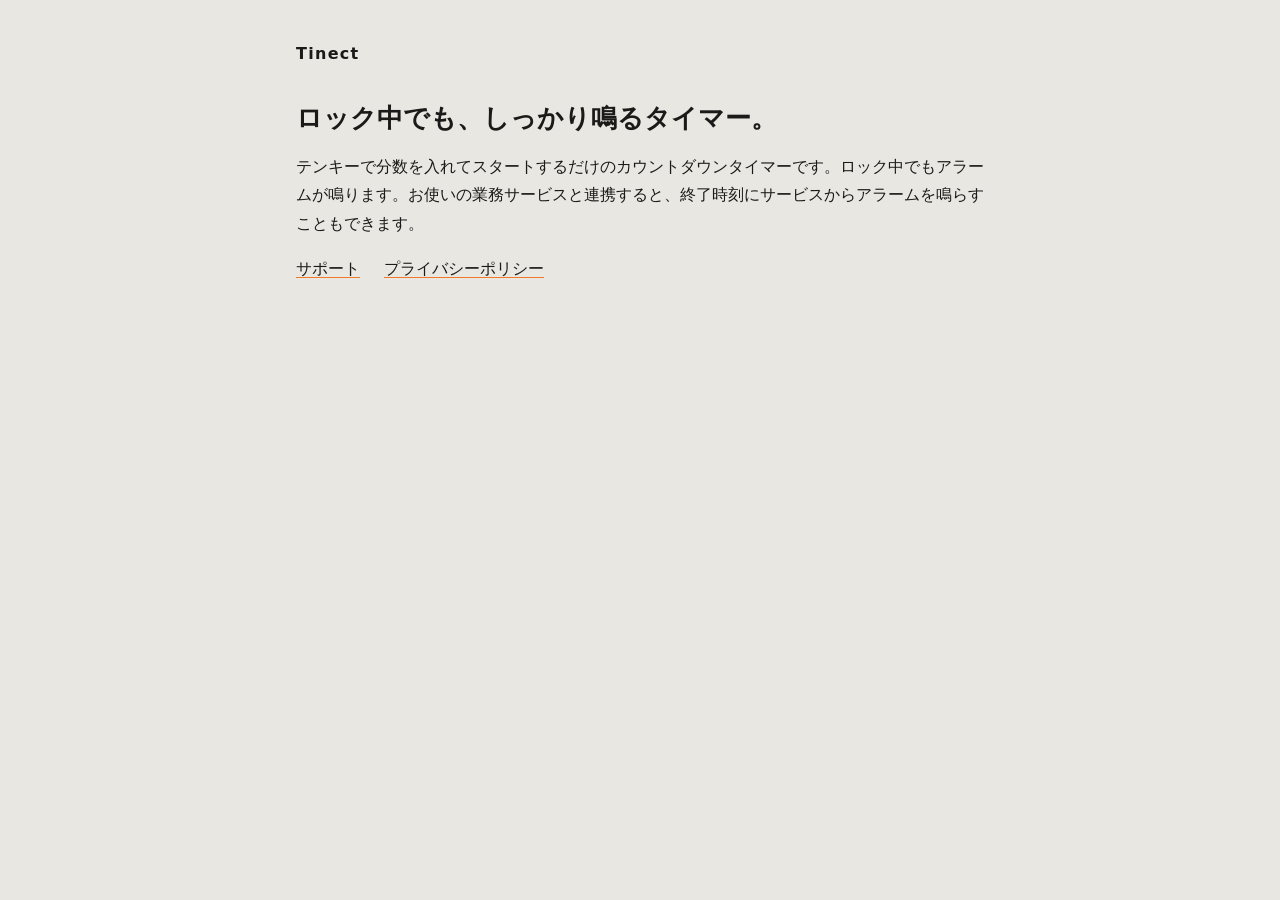
<file: index.html>
<!doctype html>
<html lang="ja">
<head>
<meta charset="utf-8">
<meta name="viewport" content="width=device-width, initial-scale=1">
<title>Tinect</title>
<link rel="stylesheet" href="style.css">
</head>
<body>
<main>
<p class="brand">Tinect</p>
<h1>ロック中でも、しっかり鳴るタイマー。</h1>
<p>テンキーで分数を入れてスタートするだけのカウントダウンタイマーです。ロック中でもアラームが鳴ります。お使いの業務サービスと連携すると、終了時刻にサービスからアラームを鳴らすこともできます。</p>
<ul class="links">
<li><a href="support/">サポート</a></li>
<li><a href="privacy/">プライバシーポリシー</a></li>
</ul>
</main>
</body>
</html>
</file>
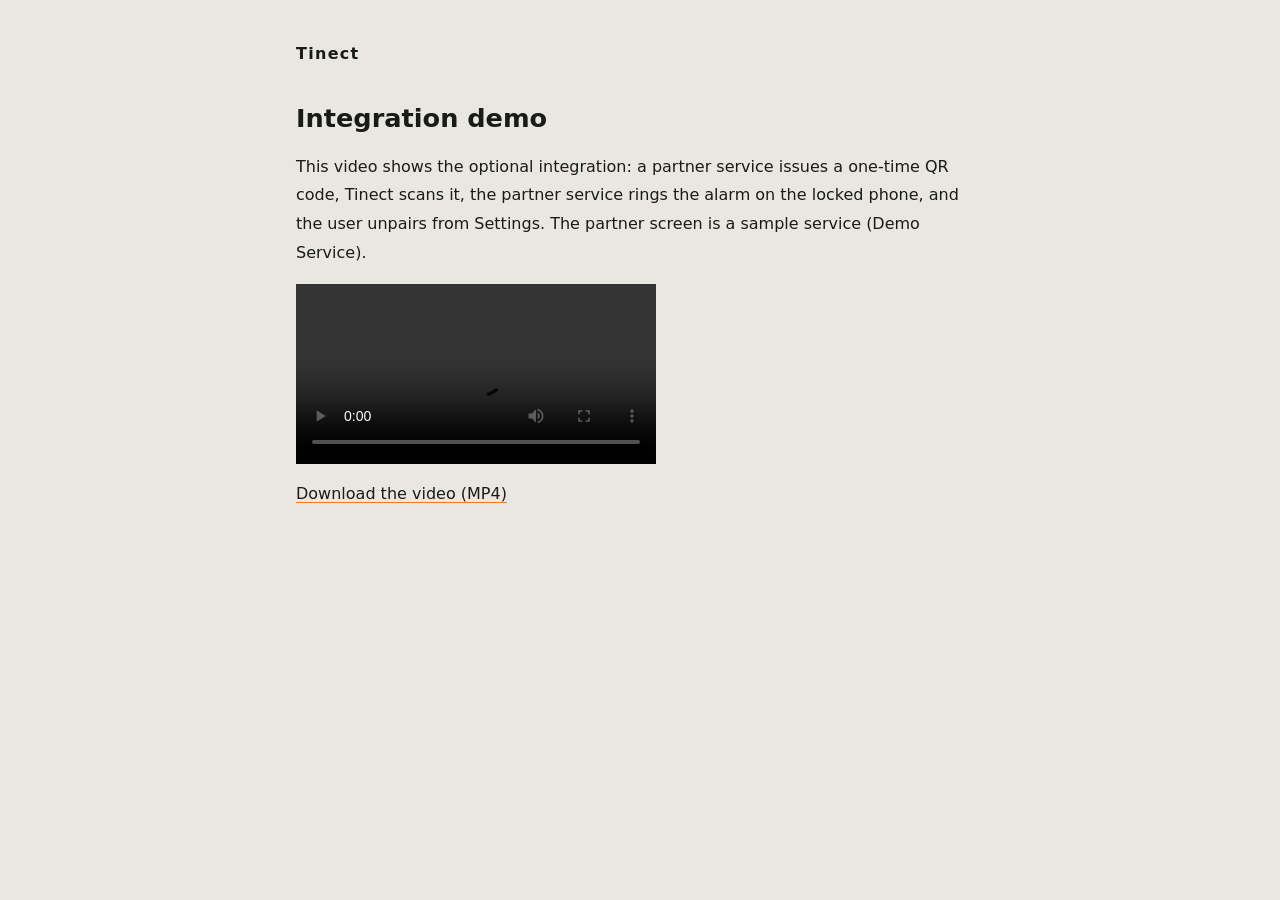
<file: demo/index.html>
<!doctype html>
<html lang="en">
<head>
<meta charset="utf-8">
<meta name="viewport" content="width=device-width, initial-scale=1">
<meta name="robots" content="noindex">
<title>Integration demo | Tinect</title>
<link rel="stylesheet" href="../style.css">
</head>
<body>
<main>
<p class="brand"><a href="../">Tinect</a></p>
<h1>Integration demo</h1>
<p>This video shows the optional integration: a partner service issues a one-time QR code, Tinect scans it, the partner service rings the alarm on the locked phone, and the user unpairs from Settings. The partner screen is a sample service (Demo Service).</p>
<video src="tinect-integration-demo.mp4" controls playsinline preload="metadata" style="width:100%;max-width:360px;display:block"></video>
<p><a href="tinect-integration-demo.mp4">Download the video (MP4)</a></p>
</main>
</body>
</html>
</file>
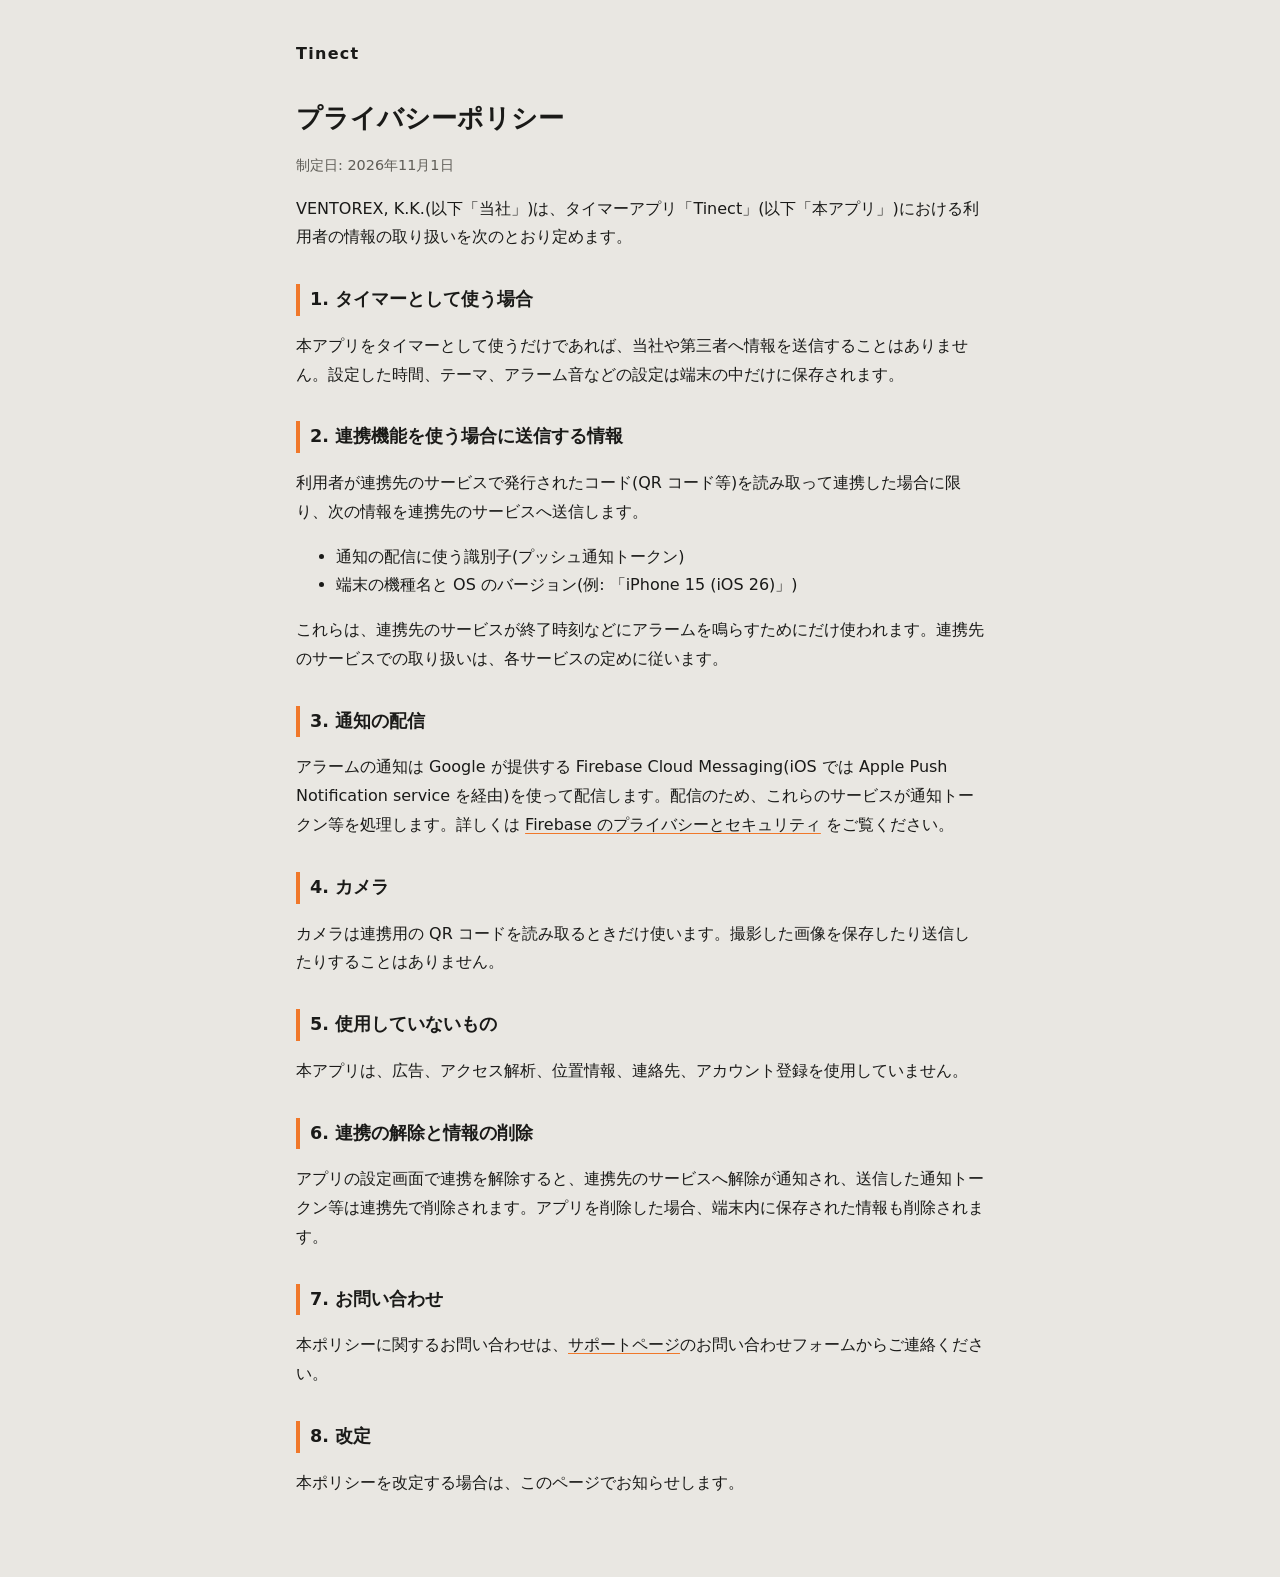
<file: privacy/index.html>
<!doctype html>
<html lang="ja">
<head>
<meta charset="utf-8">
<meta name="viewport" content="width=device-width, initial-scale=1">
<title>プライバシーポリシー | Tinect</title>
<link rel="stylesheet" href="../style.css">
</head>
<body>
<main>
<p class="brand"><a href="../">Tinect</a></p>
<h1>プライバシーポリシー</h1>
<p class="meta">制定日: 2026年11月1日</p>

<p>VENTOREX, K.K.(以下「当社」)は、タイマーアプリ「Tinect」(以下「本アプリ」)における利用者の情報の取り扱いを次のとおり定めます。</p>

<h2>1. タイマーとして使う場合</h2>
<p>本アプリをタイマーとして使うだけであれば、当社や第三者へ情報を送信することはありません。設定した時間、テーマ、アラーム音などの設定は端末の中だけに保存されます。</p>

<h2>2. 連携機能を使う場合に送信する情報</h2>
<p>利用者が連携先のサービスで発行されたコード(QR コード等)を読み取って連携した場合に限り、次の情報を連携先のサービスへ送信します。</p>
<ul>
<li>通知の配信に使う識別子(プッシュ通知トークン)</li>
<li>端末の機種名と OS のバージョン(例: 「iPhone 15 (iOS 26)」)</li>
</ul>
<p>これらは、連携先のサービスが終了時刻などにアラームを鳴らすためにだけ使われます。連携先のサービスでの取り扱いは、各サービスの定めに従います。</p>

<h2>3. 通知の配信</h2>
<p>アラームの通知は Google が提供する Firebase Cloud Messaging(iOS では Apple Push Notification service を経由)を使って配信します。配信のため、これらのサービスが通知トークン等を処理します。詳しくは <a href="https://firebase.google.com/support/privacy" rel="noopener">Firebase のプライバシーとセキュリティ</a> をご覧ください。</p>

<h2>4. カメラ</h2>
<p>カメラは連携用の QR コードを読み取るときだけ使います。撮影した画像を保存したり送信したりすることはありません。</p>

<h2>5. 使用していないもの</h2>
<p>本アプリは、広告、アクセス解析、位置情報、連絡先、アカウント登録を使用していません。</p>

<h2>6. 連携の解除と情報の削除</h2>
<p>アプリの設定画面で連携を解除すると、連携先のサービスへ解除が通知され、送信した通知トークン等は連携先で削除されます。アプリを削除した場合、端末内に保存された情報も削除されます。</p>

<h2>7. お問い合わせ</h2>
<p>本ポリシーに関するお問い合わせは、<a href="../support/">サポートページ</a>のお問い合わせフォームからご連絡ください。</p>

<h2>8. 改定</h2>
<p>本ポリシーを改定する場合は、このページでお知らせします。</p>
</main>
</body>
</html>
</file>
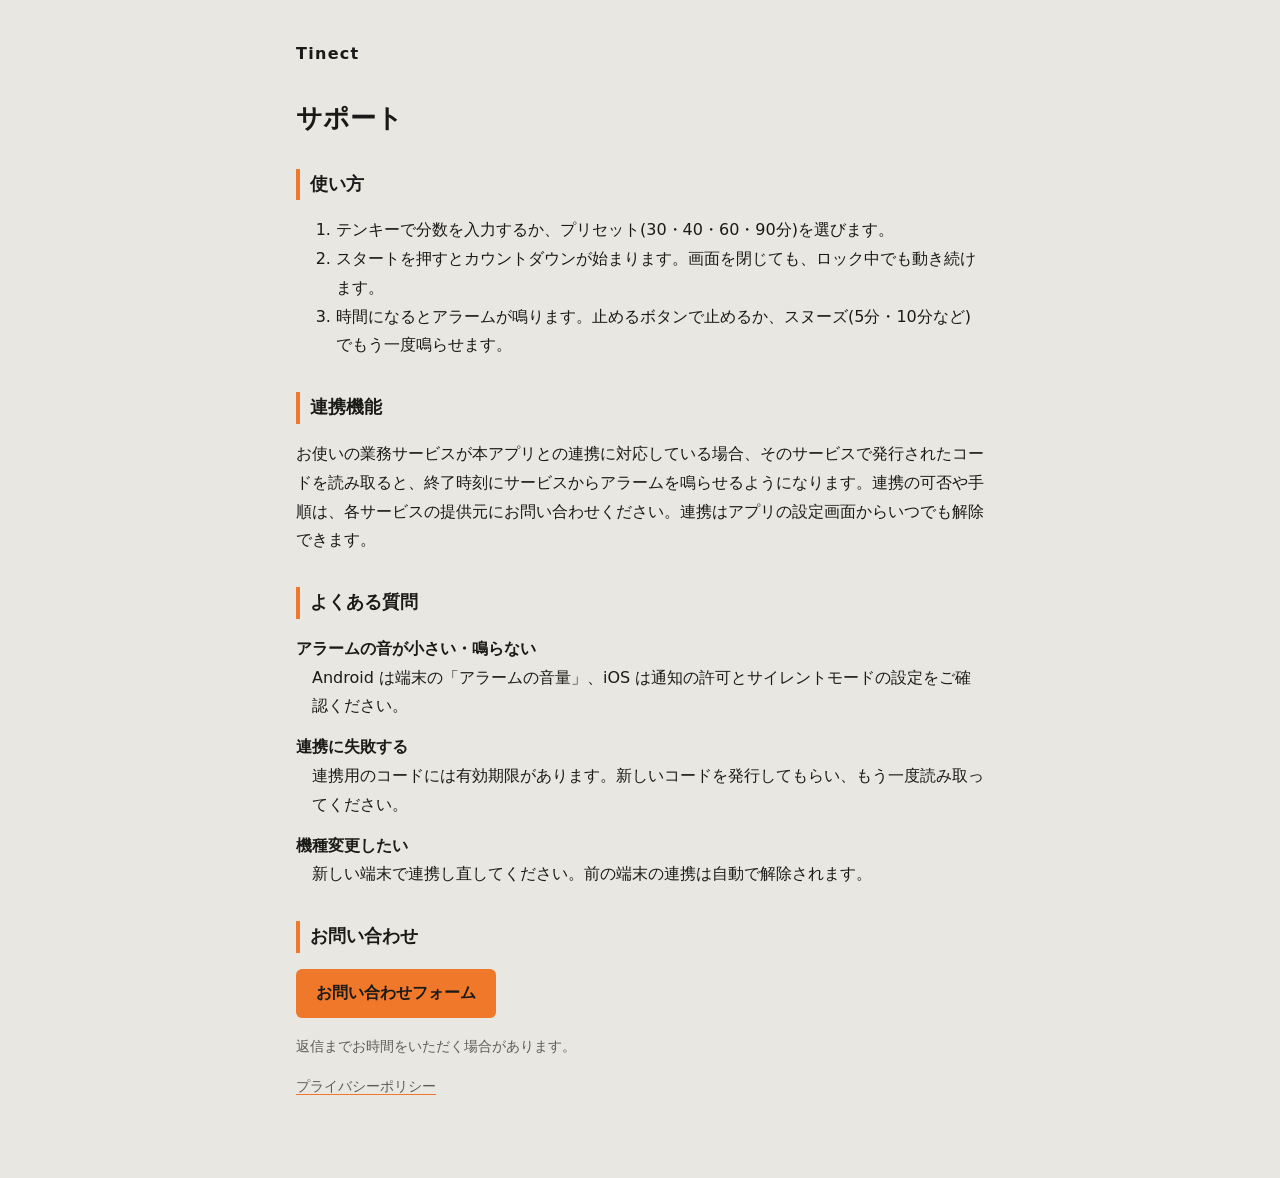
<file: support/index.html>
<!doctype html>
<html lang="ja">
<head>
<meta charset="utf-8">
<meta name="viewport" content="width=device-width, initial-scale=1">
<title>サポート | Tinect</title>
<link rel="stylesheet" href="../style.css">
</head>
<body>
<main>
<p class="brand"><a href="../">Tinect</a></p>
<h1>サポート</h1>

<h2>使い方</h2>
<ol>
<li>テンキーで分数を入力するか、プリセット(30・40・60・90分)を選びます。</li>
<li>スタートを押すとカウントダウンが始まります。画面を閉じても、ロック中でも動き続けます。</li>
<li>時間になるとアラームが鳴ります。止めるボタンで止めるか、スヌーズ(5分・10分など)でもう一度鳴らせます。</li>
</ol>

<h2>連携機能</h2>
<p>お使いの業務サービスが本アプリとの連携に対応している場合、そのサービスで発行されたコードを読み取ると、終了時刻にサービスからアラームを鳴らせるようになります。連携の可否や手順は、各サービスの提供元にお問い合わせください。連携はアプリの設定画面からいつでも解除できます。</p>

<h2>よくある質問</h2>
<dl>
<dt>アラームの音が小さい・鳴らない</dt>
<dd>Android は端末の「アラームの音量」、iOS は通知の許可とサイレントモードの設定をご確認ください。</dd>
<dt>連携に失敗する</dt>
<dd>連携用のコードには有効期限があります。新しいコードを発行してもらい、もう一度読み取ってください。</dd>
<dt>機種変更したい</dt>
<dd>新しい端末で連携し直してください。前の端末の連携は自動で解除されます。</dd>
</dl>

<h2>お問い合わせ</h2>
<p><a class="button" href="https://docs.google.com/forms/d/e/1FAIpQLSdpnOjK3qlDZ8-MEnwJ_WfvlzXqEFNpLuJ6eQq5_PtjFKHB3Q/viewform" rel="noopener">お問い合わせフォーム</a></p>
<p class="meta">返信までお時間をいただく場合があります。</p>

<p class="meta"><a href="../privacy/">プライバシーポリシー</a></p>
</main>
</body>
</html>
</file>
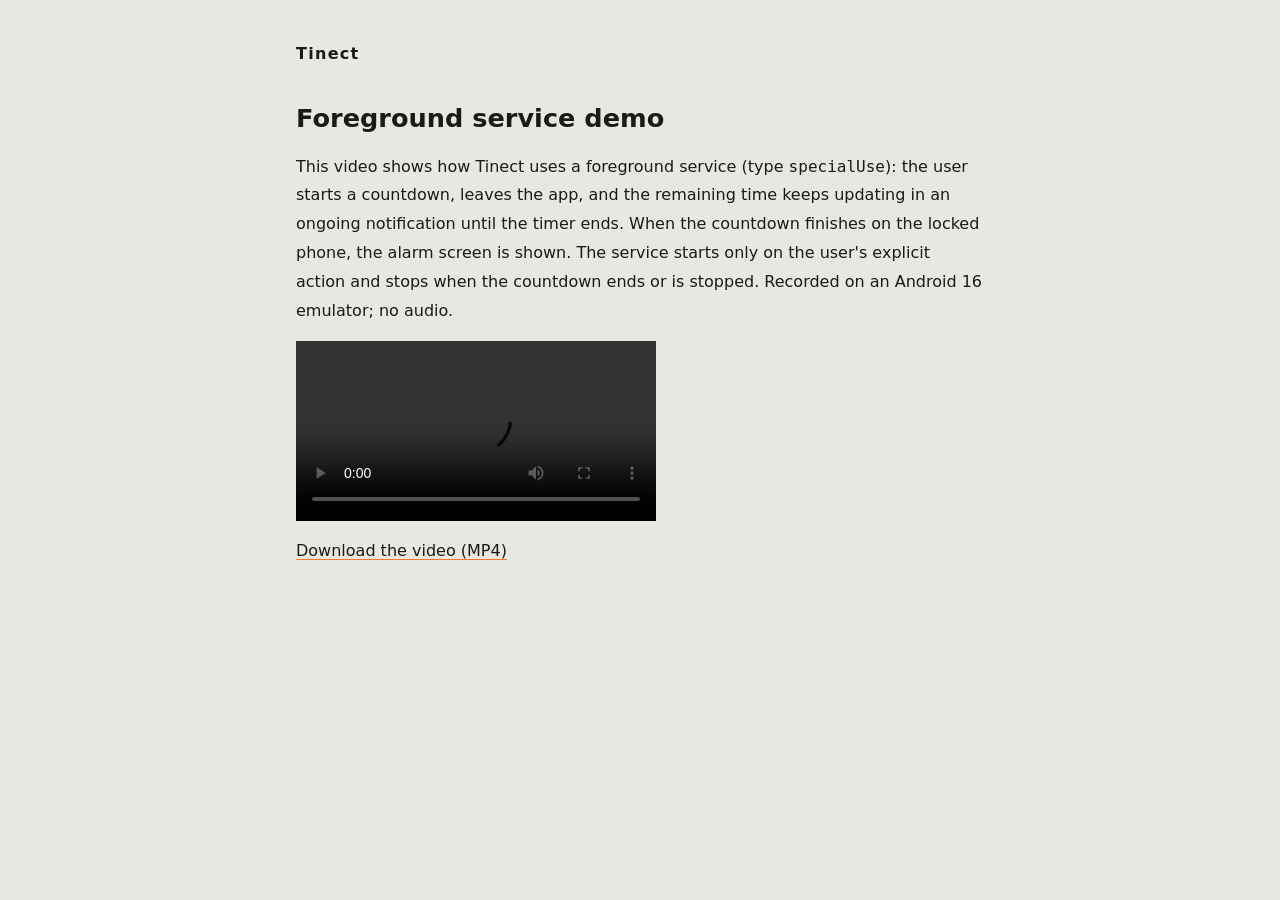
<file: demo/foreground-service/index.html>
<!doctype html>
<html lang="en">
<head>
<meta charset="utf-8">
<meta name="viewport" content="width=device-width, initial-scale=1">
<meta name="robots" content="noindex">
<title>Foreground service demo | Tinect</title>
<link rel="stylesheet" href="../../style.css">
</head>
<body>
<main>
<p class="brand"><a href="../../">Tinect</a></p>
<h1>Foreground service demo</h1>
<p>This video shows how Tinect uses a foreground service (type <code>specialUse</code>): the user starts a countdown, leaves the app, and the remaining time keeps updating in an ongoing notification until the timer ends. When the countdown finishes on the locked phone, the alarm screen is shown. The service starts only on the user's explicit action and stops when the countdown ends or is stopped. Recorded on an Android 16 emulator; no audio.</p>
<video src="tinect-foreground-service-demo.mp4" controls playsinline preload="metadata" style="width:100%;max-width:360px;display:block"></video>
<p><a href="tinect-foreground-service-demo.mp4">Download the video (MP4)</a></p>
</main>
</body>
</html>
</file>
<file: style.css>
:root { --bg: #E9E7E2; --ink: #1A1A18; --accent: #F0782A; --muted: #5F5D57; }
@media (prefers-color-scheme: dark) { :root { --bg: #1A1A18; --ink: #E9E7E2; --muted: #A8A59D; } }
* { box-sizing: border-box; }
body { margin: 0; background: var(--bg); color: var(--ink); font: 16px/1.8 "Hiragino Sans", "Noto Sans JP", system-ui, sans-serif; }
main { max-width: 720px; margin: 0 auto; padding: 40px 16px 64px; }
a { color: inherit; text-decoration-color: var(--accent); text-underline-offset: 3px; }
.brand { font-weight: 700; letter-spacing: .08em; margin: 0 0 32px; }
.brand a { text-decoration: none; }
h1 { font-size: 1.6rem; line-height: 1.4; margin: 0 0 16px; }
h2 { font-size: 1.1rem; margin: 32px 0 8px; border-left: 4px solid var(--accent); padding-left: 10px; }
.meta { color: var(--muted); font-size: .9rem; }
dt { font-weight: 700; margin-top: 12px; }
dd { margin: 0 0 0 1em; }
.links { padding: 0; list-style: none; display: flex; gap: 24px; }
.button { display: inline-block; background: var(--accent); color: #1A1A18; padding: 10px 20px; border-radius: 6px; text-decoration: none; font-weight: 700; }
</file>
